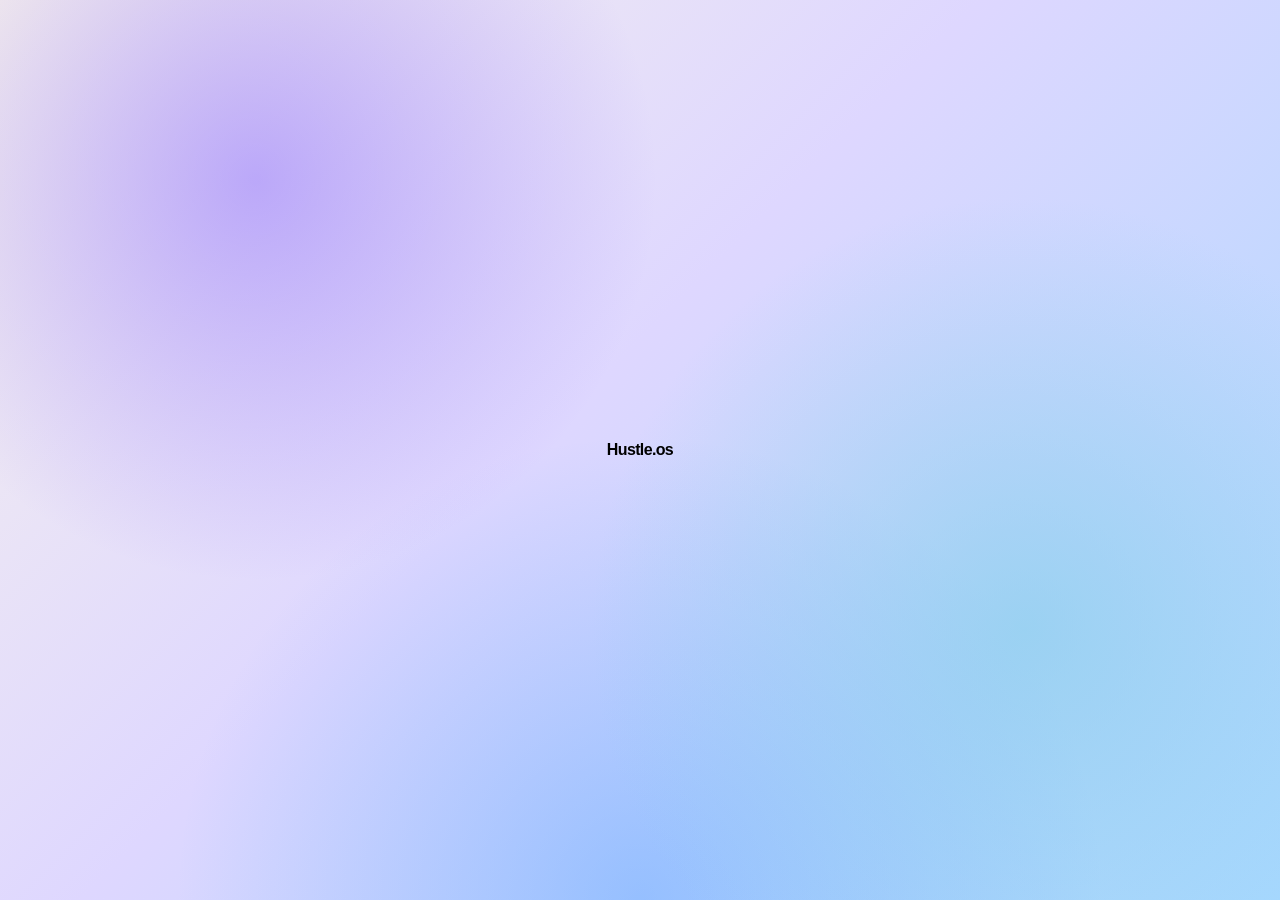
<file: index.html>
<!DOCTYPE html>
<html lang="en">
    <head>
      <meta charset="UTF-8" />
      <meta name="viewport" content="width=device-width, initial-scale=1.0" />
      
      <title>Hustle.os</title>
      
      <link rel="stylesheet" href="style.css" />
    
    </head>
    
    <body class="intro-body">
      
      <main class="pre-home">
        
        <a href="home.html" class="pre-home-logo" id="preHomeLogo">
          Hustle.os
        </a>
      
      </main>
      
      <script>

      const logo = document.getElementById("preHomeLogo");
      logo.addEventListener("click", function(event) {
        
        event.preventDefault();
        document.body.classList.add("entering-site");
        setTimeout(() => {
          window.location.href = "home.html";
        }, 1200);
      });
      
      </script>
      
    </body>
    
  </html>
</file>
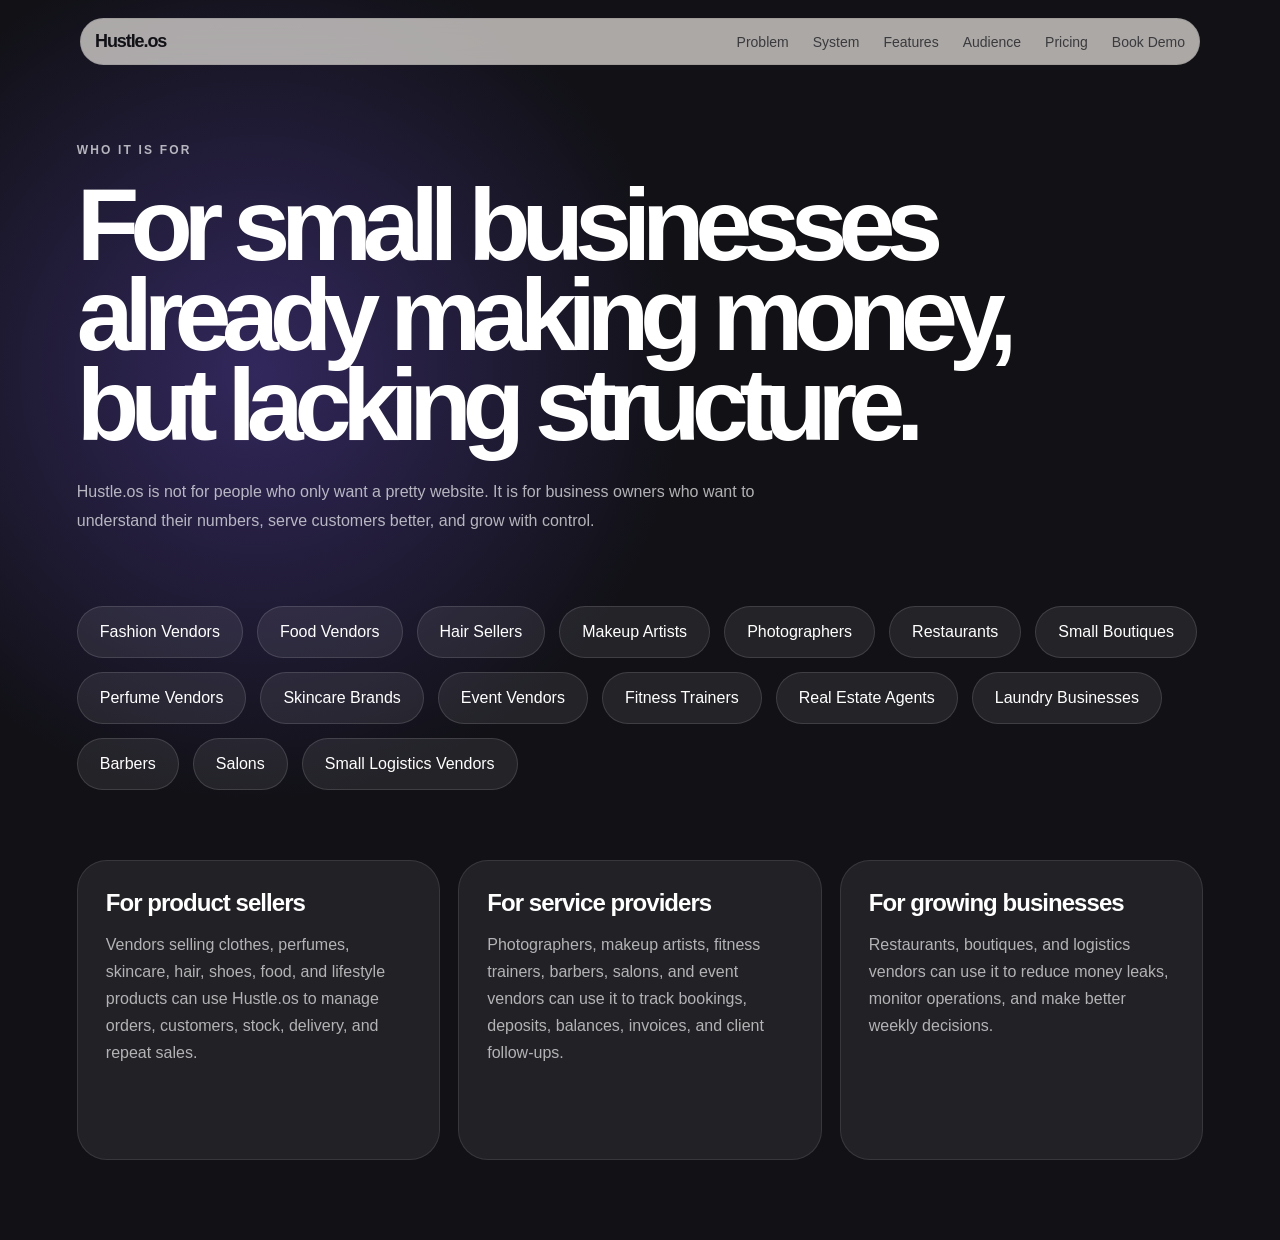
<file: audience.html>
<!DOCTYPE html>
<html lang="en">
<head>
  <meta charset="UTF-8" />
  <meta name="viewport" content="width=device-width, initial-scale=1.0" />

  <title>Hustle.os — Audience</title>

  <link rel="stylesheet" href="style.css" />
</head>
<body>

  <div class="page-transition"></div>

  <header class="navbar">
    <a href="home.html" class="nav-logo">Hustle.os</a>

    <nav class="nav-links">
      <a href="problem.html">Problem</a>
      <a href="system.html">System</a>
      <a href="features.html">Features</a>
      <a href="audience.html">Audience</a>
      <a href="pricing.html">Pricing</a>
      <a href="contact.html">Book Demo</a>
    </nav>

    <button class="menu-btn" id="menuBtn">Menu</button>
  </header>

  <div class="mobile-menu" id="mobileMenu">
    <a href="problem.html">Problem</a>
    <a href="system.html">System</a>
    <a href="features.html">Features</a>
    <a href="audience.html">Audience</a>
    <a href="pricing.html">Pricing</a>
    <a href="contact.html">Book Demo</a>
  </div>

  <main class="inner-page audience-page">

    <section class="page-hero reveal">
      <p class="eyebrow">Who it is for</p>
      <h1>For small businesses already making money, but lacking structure.</h1>
      <p>
        Hustle.os is not for people who only want a pretty website.
        It is for business owners who want to understand their numbers,
        serve customers better, and grow with control.
      </p>
    </section>

    <section class="audience-cloud reveal">
      <span>Fashion Vendors</span>
      <span>Food Vendors</span>
      <span>Hair Sellers</span>
      <span>Makeup Artists</span>
      <span>Photographers</span>
      <span>Restaurants</span>
      <span>Small Boutiques</span>
      <span>Perfume Vendors</span>
      <span>Skincare Brands</span>
      <span>Event Vendors</span>
      <span>Fitness Trainers</span>
      <span>Real Estate Agents</span>
      <span>Laundry Businesses</span>
      <span>Barbers</span>
      <span>Salons</span>
      <span>Small Logistics Vendors</span>
    </section>

    <section class="audience-breakdown detailed-grid">
      <article class="info-card reveal">
        <h3>For product sellers</h3>
        <p>
          Vendors selling clothes, perfumes, skincare, hair, shoes, food, and lifestyle products
          can use Hustle.os to manage orders, customers, stock, delivery, and repeat sales.
        </p>
      </article>

      <article class="info-card reveal delay-1">
        <h3>For service providers</h3>
        <p>
          Photographers, makeup artists, fitness trainers, barbers, salons, and event vendors
          can use it to track bookings, deposits, balances, invoices, and client follow-ups.
        </p>
      </article>

      <article class="info-card reveal delay-2">
        <h3>For growing businesses</h3>
        <p>
          Restaurants, boutiques, and logistics vendors can use it to reduce money leaks,
          monitor operations, and make better weekly decisions.
        </p>
      </article>
    </section>

  </main>

  <script src="script.js"></script>
</body>
</html>
</file>
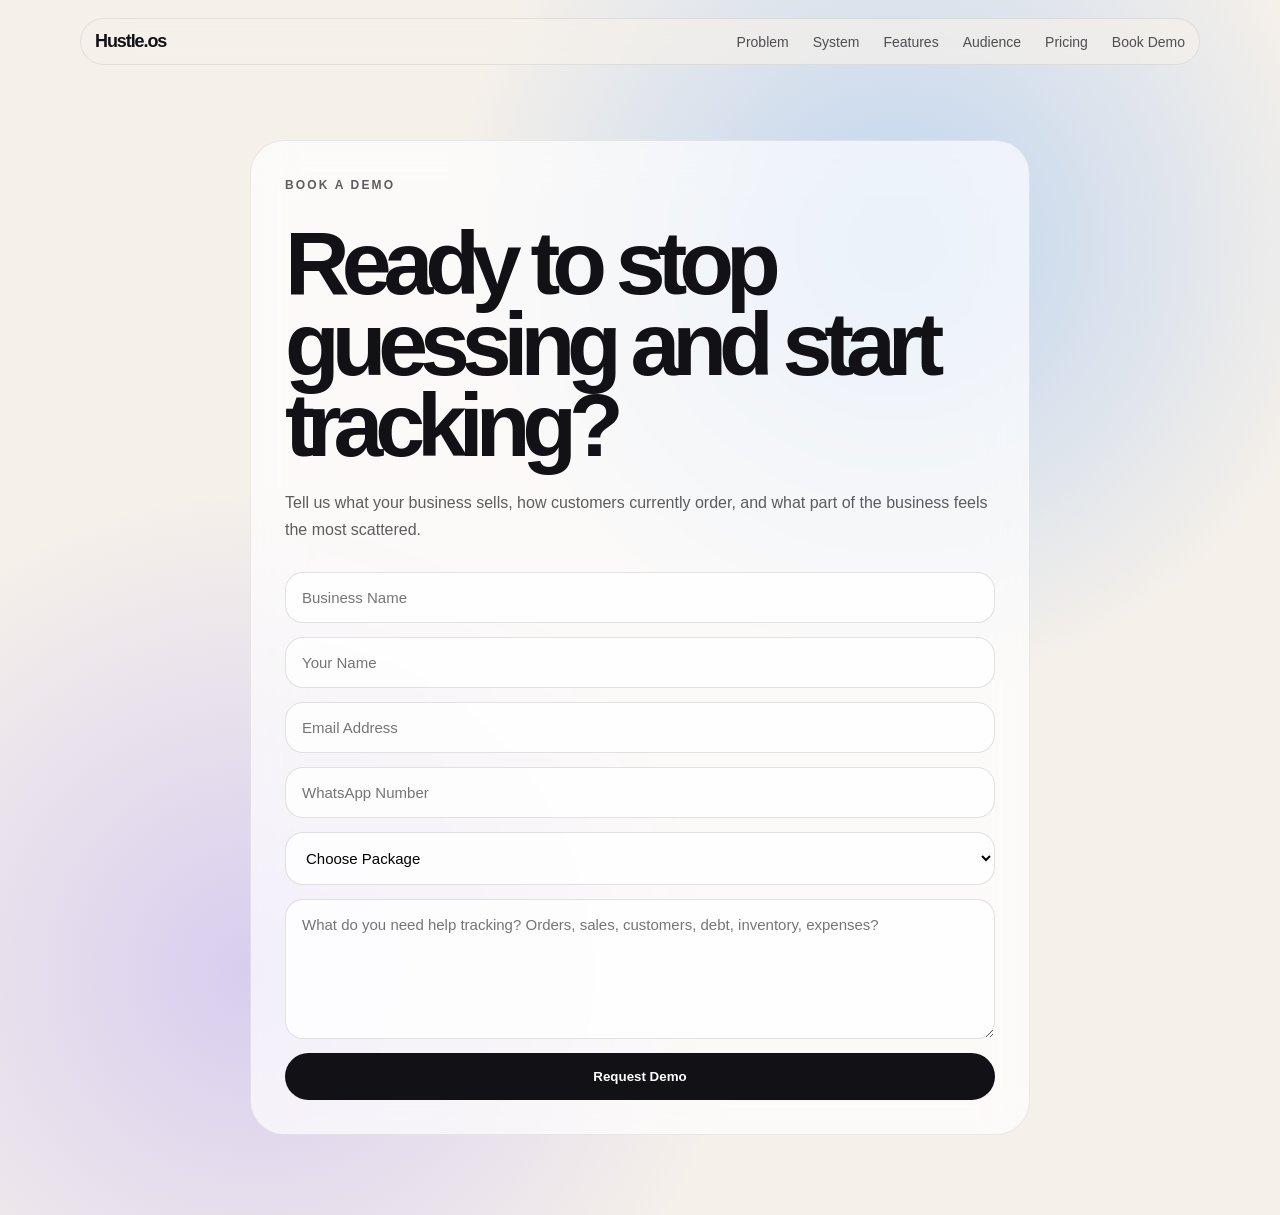
<file: contact.html>
<!DOCTYPE html>
<html lang="en">
<head>
  <meta charset="UTF-8" />
  <meta name="viewport" content="width=device-width, initial-scale=1.0" />

  <title>Hustle.os — Book Demo</title>

  <link rel="stylesheet" href="style.css" />
</head>
<body>

  <div class="page-transition"></div>

  <header class="navbar">
    <a href="home.html" class="nav-logo">Hustle.os</a>

    <nav class="nav-links">
      <a href="problem.html">Problem</a>
      <a href="system.html">System</a>
      <a href="features.html">Features</a>
      <a href="audience.html">Audience</a>
      <a href="pricing.html">Pricing</a>
      <a href="contact.html">Book Demo</a>
    </nav>

    <button class="menu-btn" id="menuBtn">Menu</button>
  </header>

  <div class="mobile-menu" id="mobileMenu">
    <a href="problem.html">Problem</a>
    <a href="system.html">System</a>
    <a href="features.html">Features</a>
    <a href="audience.html">Audience</a>
    <a href="pricing.html">Pricing</a>
    <a href="contact.html">Book Demo</a>
  </div>

  <main class="inner-page contact-page">

    <section class="contact-panel reveal">
      <p class="eyebrow">Book a demo</p>

      <h1>Ready to stop guessing and start tracking?</h1>

      <p>
        Tell us what your business sells, how customers currently order,
        and what part of the business feels the most scattered.
      </p>

      <form id="demoForm">
        <input type="text" placeholder="Business Name" required />
        <input type="text" placeholder="Your Name" required />
        <input type="email" placeholder="Email Address" required />
        <input type="text" placeholder="WhatsApp Number" required />

        <select required>
          <option value="">Choose Package</option>
          <option>Starter</option>
          <option>Growth</option>
          <option>Business OS</option>
          <option>Monthly Support</option>
        </select>

        <textarea placeholder="What do you need help tracking? Orders, sales, customers, debt, inventory, expenses?" required></textarea>

        <button type="submit" class="btn dark-btn">Request Demo</button>
      </form>
    </section>

  </main>

  <script src="script.js"></script>
</body>
</html>
</file>
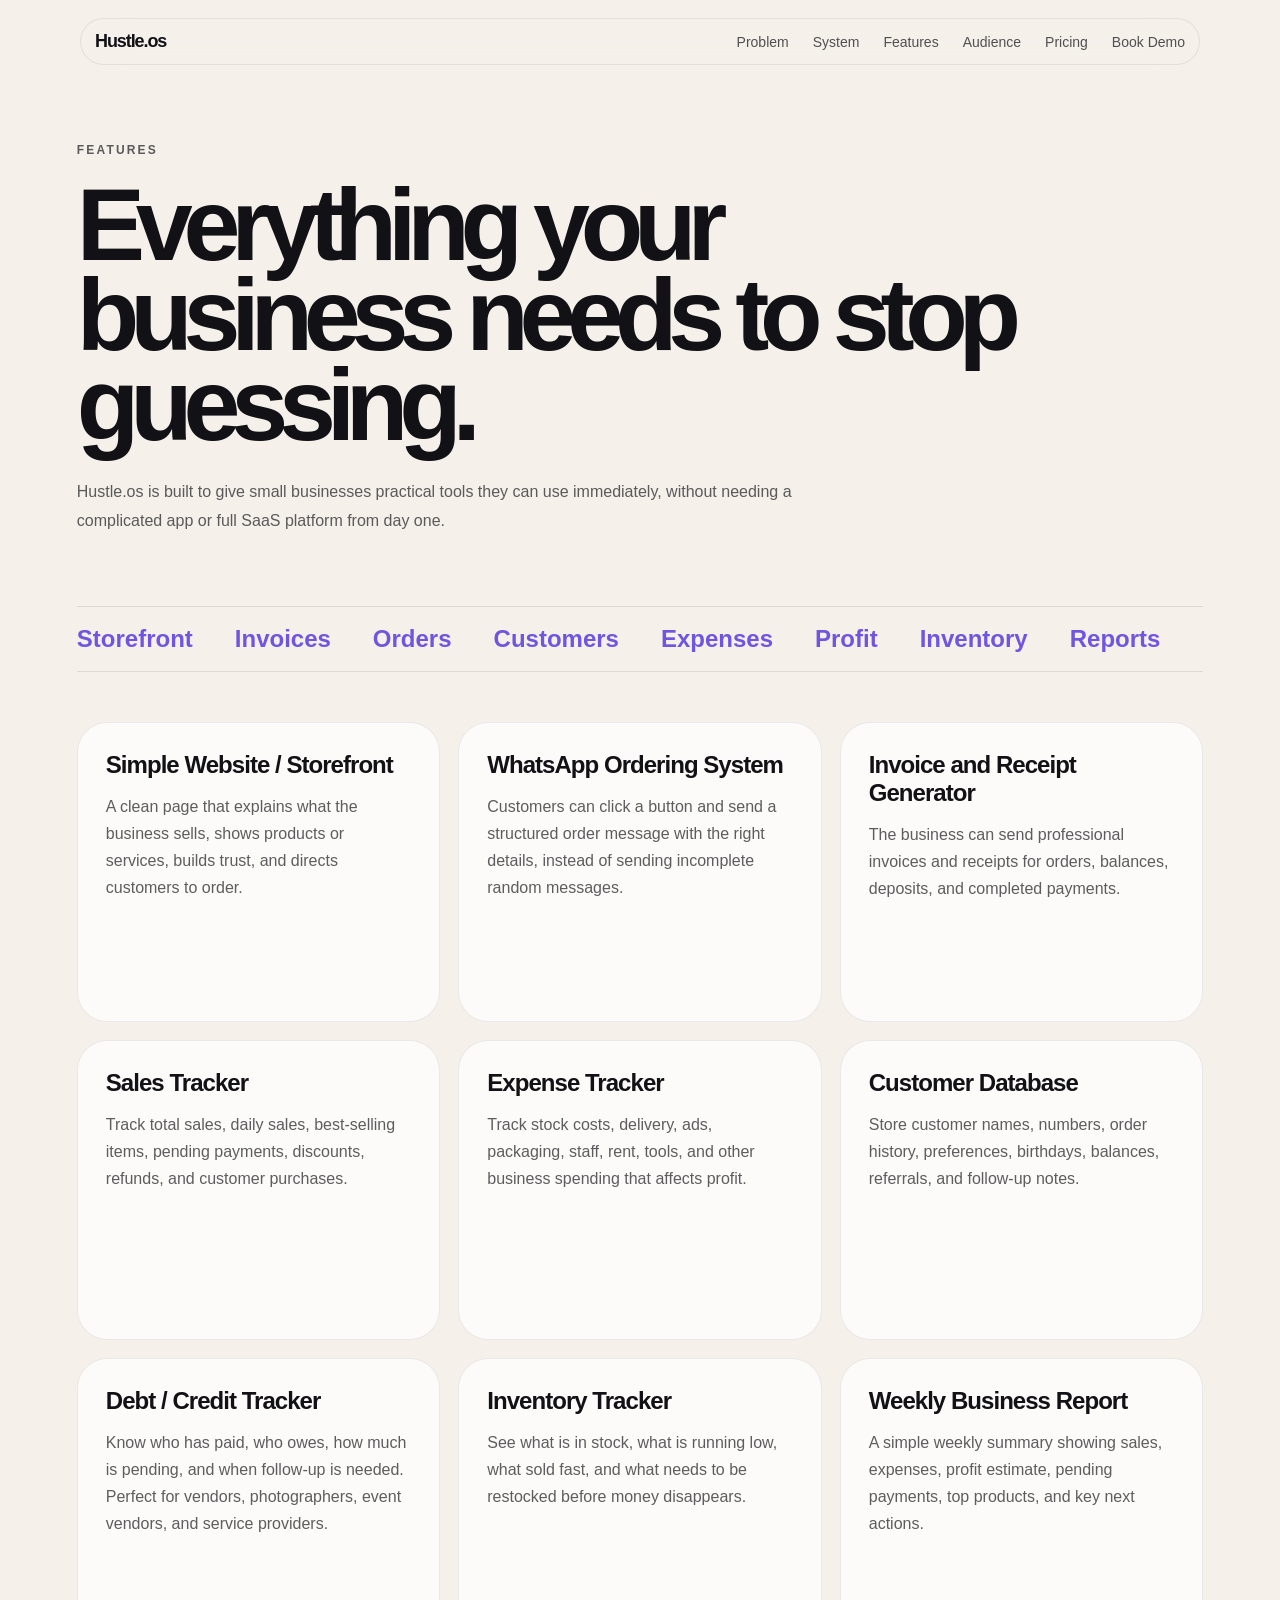
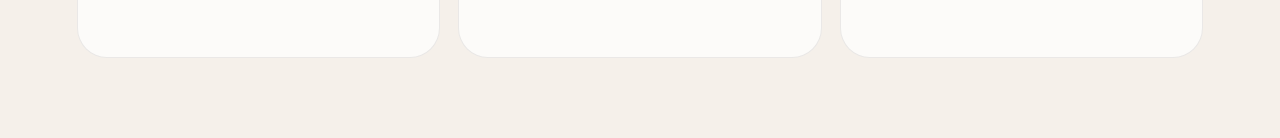
<file: features.html>
<!DOCTYPE html>
<html lang="en">
<head>
  <meta charset="UTF-8" />
  <meta name="viewport" content="width=device-width, initial-scale=1.0" />

  <title>Hustle.os — Features</title>

  <link rel="stylesheet" href="style.css" />
</head>
<body>

  <div class="page-transition"></div>

  <header class="navbar">
    <a href="home.html" class="nav-logo">Hustle.os</a>

    <nav class="nav-links">
      <a href="problem.html">Problem</a>
      <a href="system.html">System</a>
      <a href="features.html">Features</a>
      <a href="audience.html">Audience</a>
      <a href="pricing.html">Pricing</a>
      <a href="contact.html">Book Demo</a>
    </nav>

    <button class="menu-btn" id="menuBtn">Menu</button>
  </header>

  <div class="mobile-menu" id="mobileMenu">
    <a href="problem.html">Problem</a>
    <a href="system.html">System</a>
    <a href="features.html">Features</a>
    <a href="audience.html">Audience</a>
    <a href="pricing.html">Pricing</a>
    <a href="contact.html">Book Demo</a>
  </div>

  <main class="inner-page light-page">

    <section class="page-hero reveal">
      <p class="eyebrow">Features</p>
      <h1>Everything your business needs to stop guessing.</h1>
      <p>
        Hustle.os is built to give small businesses practical tools they can use immediately,
        without needing a complicated app or full SaaS platform from day one.
      </p>
    </section>

    <section class="feature-marquee">
      <div class="marquee-inner">
        <span>Storefront</span>
        <span>Invoices</span>
        <span>Orders</span>
        <span>Customers</span>
        <span>Expenses</span>
        <span>Profit</span>
        <span>Inventory</span>
        <span>Reports</span>

        <span>Storefront</span>
        <span>Invoices</span>
        <span>Orders</span>
        <span>Customers</span>
        <span>Expenses</span>
        <span>Profit</span>
        <span>Inventory</span>
        <span>Reports</span>
      </div>
    </section>

    <section class="detailed-grid">
      <article class="info-card reveal">
        <h3>Simple Website / Storefront</h3>
        <p>
          A clean page that explains what the business sells, shows products or services,
          builds trust, and directs customers to order.
        </p>
      </article>

      <article class="info-card reveal delay-1">
        <h3>WhatsApp Ordering System</h3>
        <p>
          Customers can click a button and send a structured order message with the right details,
          instead of sending incomplete random messages.
        </p>
      </article>

      <article class="info-card reveal delay-2">
        <h3>Invoice and Receipt Generator</h3>
        <p>
          The business can send professional invoices and receipts for orders, balances,
          deposits, and completed payments.
        </p>
      </article>

      <article class="info-card reveal">
        <h3>Sales Tracker</h3>
        <p>
          Track total sales, daily sales, best-selling items, pending payments,
          discounts, refunds, and customer purchases.
        </p>
      </article>

      <article class="info-card reveal delay-1">
        <h3>Expense Tracker</h3>
        <p>
          Track stock costs, delivery, ads, packaging, staff, rent, tools,
          and other business spending that affects profit.
        </p>
      </article>

      <article class="info-card reveal delay-2">
        <h3>Customer Database</h3>
        <p>
          Store customer names, numbers, order history, preferences, birthdays,
          balances, referrals, and follow-up notes.
        </p>
      </article>

      <article class="info-card reveal">
        <h3>Debt / Credit Tracker</h3>
        <p>
          Know who has paid, who owes, how much is pending, and when follow-up is needed.
          Perfect for vendors, photographers, event vendors, and service providers.
        </p>
      </article>

      <article class="info-card reveal delay-1">
        <h3>Inventory Tracker</h3>
        <p>
          See what is in stock, what is running low, what sold fast,
          and what needs to be restocked before money disappears.
        </p>
      </article>

      <article class="info-card reveal delay-2">
        <h3>Weekly Business Report</h3>
        <p>
          A simple weekly summary showing sales, expenses, profit estimate,
          pending payments, top products, and key next actions.
        </p>
      </article>
    </section>

  </main>

  <script src="script.js"></script>
</body>
</html>
</file>
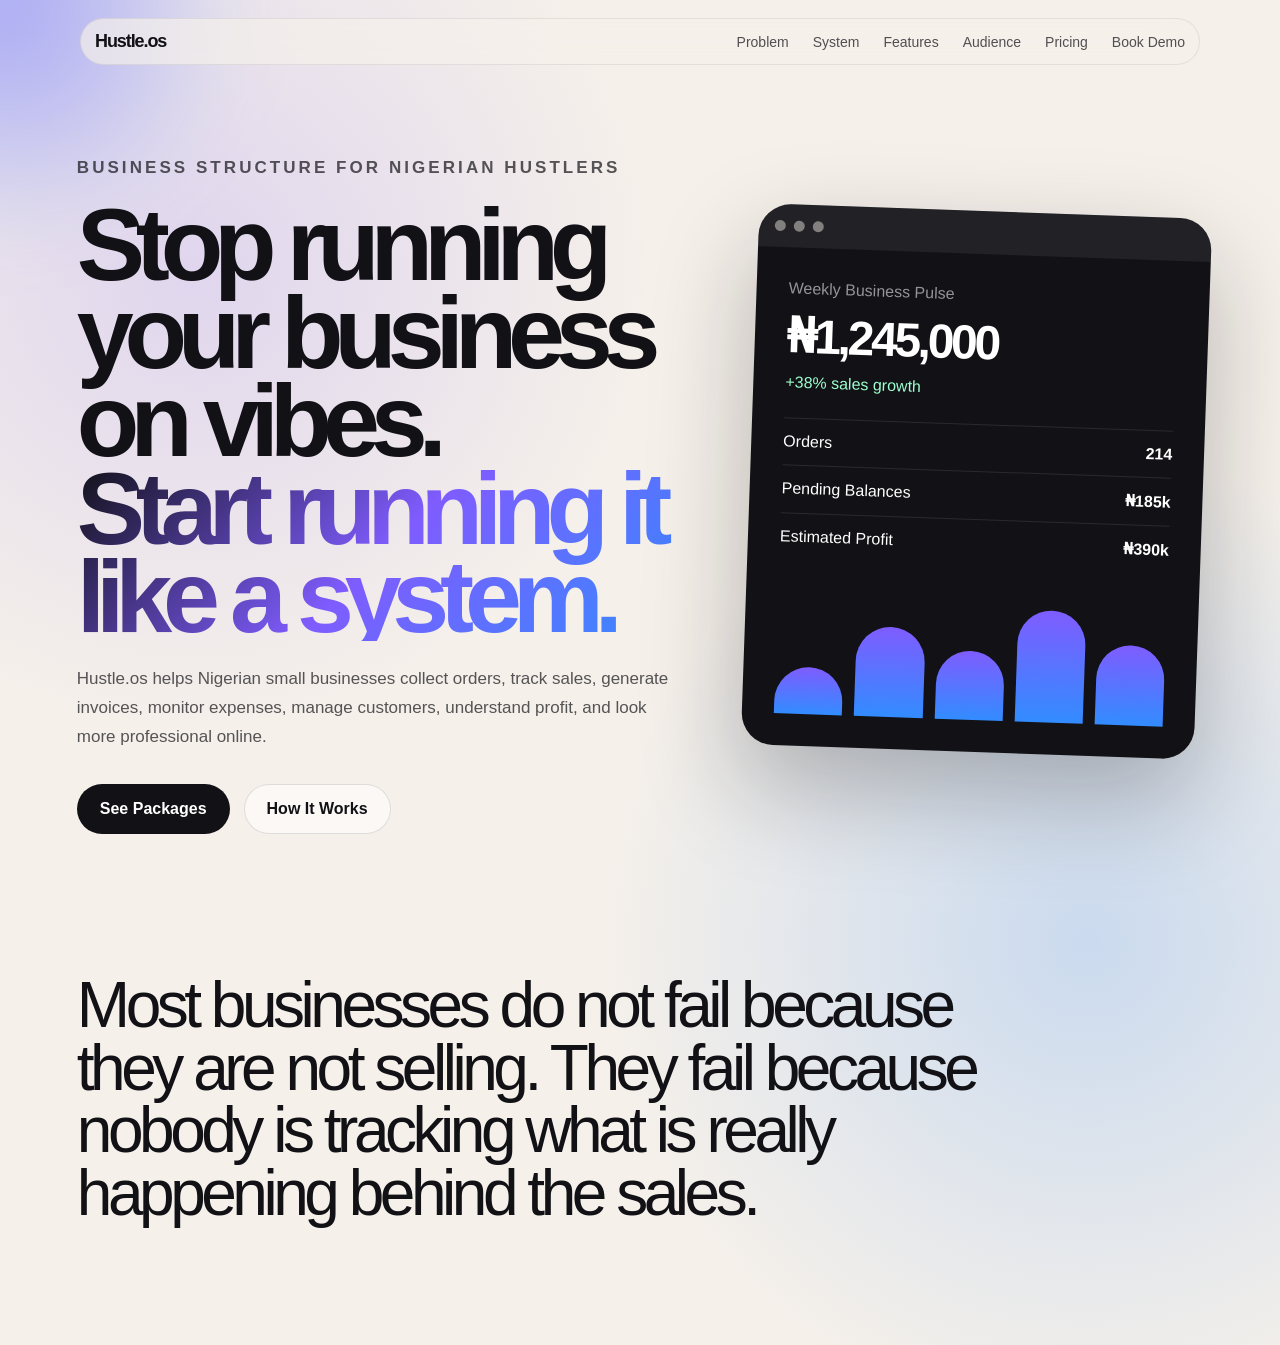
<file: home.html>
<!DOCTYPE html>
<html lang="en">
<head>
  <meta charset="UTF-8" />
  <meta name="viewport" content="width=device-width, initial-scale=1.0" />

  <title>Hustle.os — Home</title>

  <link rel="stylesheet" href="style.css" />
</head>
<body>

  <div class="page-transition"></div>

  <header class="navbar">
    <a href="home.html" class="nav-logo">Hustle.os</a>

    <nav class="nav-links">
      <a href="problem.html">Problem</a>
      <a href="system.html">System</a>
      <a href="features.html">Features</a>
      <a href="audience.html">Audience</a>
      <a href="pricing.html">Pricing</a>
      <a href="contact.html">Book Demo</a>
    </nav>

    <button class="menu-btn" id="menuBtn">Menu</button>
  </header>

  <div class="mobile-menu" id="mobileMenu">
    <a href="problem.html">Problem</a>
    <a href="system.html">System</a>
    <a href="features.html">Features</a>
    <a href="audience.html">Audience</a>
    <a href="pricing.html">Pricing</a>
    <a href="contact.html">Book Demo</a>
  </div>

  <main class="home-page">
    <div class="mouse-wave" id="mouseWave"></div>

    <section class="hero">
      <div class="hero-copy reveal">
        <p class="eyebrow">Business structure for Nigerian hustlers</p>

        <h1>
          Stop running your business on vibes.
          <span>Start running it like a system.</span>
        </h1>

        <p>
          Hustle.os helps Nigerian small businesses collect orders, track sales,
          generate invoices, monitor expenses, manage customers, understand profit,
          and look more professional online.
        </p>

        <div class="hero-actions">
          <a href="pricing.html" class="btn dark-btn">See Packages</a>
          <a href="system.html" class="btn light-btn">How It Works</a>
        </div>
      </div>

      <div class="hero-dashboard reveal delay-1">
        <div class="dashboard-window">
          <div class="window-top">
            <span></span>
            <span></span>
            <span></span>
          </div>

          <div class="window-body">
            <p class="small-muted">Weekly Business Pulse</p>
            <h2>₦1,245,000</h2>
            <p class="positive">+38% sales growth</p>

            <div class="data-row">
              <span>Orders</span>
              <strong>214</strong>
            </div>

            <div class="data-row">
              <span>Pending Balances</span>
              <strong>₦185k</strong>
            </div>

            <div class="data-row">
              <span>Estimated Profit</span>
              <strong>₦390k</strong>
            </div>

            <div class="mini-bars">
              <span style="height: 38%;"></span>
              <span style="height: 72%;"></span>
              <span style="height: 55%;"></span>
              <span style="height: 90%;"></span>
              <span style="height: 64%;"></span>
            </div>
          </div>
        </div>
      </div>
    </section>

    <section class="mini-story reveal">
      <p>
        Most businesses do not fail because they are not selling.
        They fail because nobody is tracking what is really happening behind the sales.
      </p>
    </section>
  </main>

  <script src="script.js"></script>
</body>
</html>
</file>
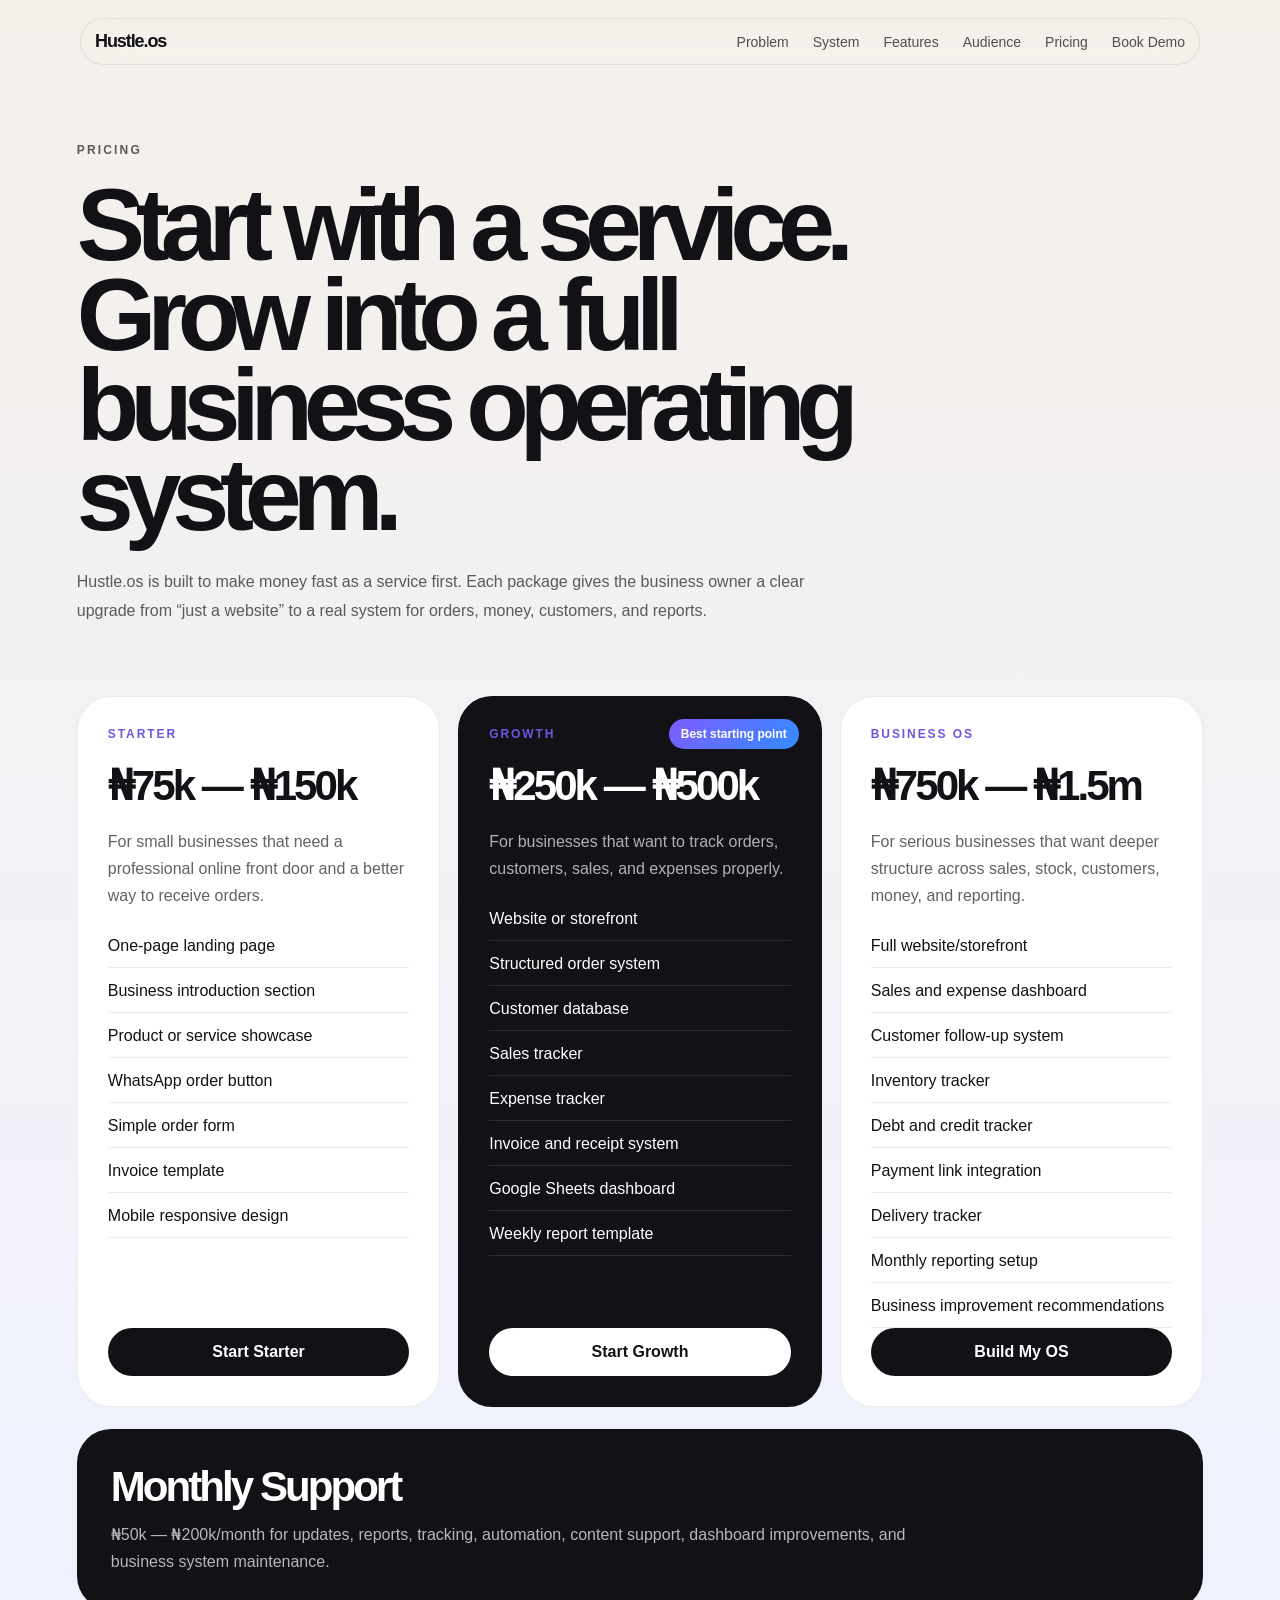
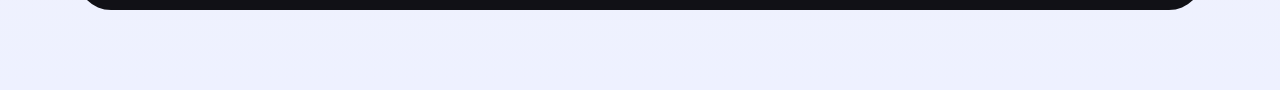
<file: pricing.html>
<!DOCTYPE html>
<html lang="en">
<head>
  <meta charset="UTF-8" />
  <meta name="viewport" content="width=device-width, initial-scale=1.0" />

  <title>Hustle.os — Pricing</title>

  <link rel="stylesheet" href="style.css" />
</head>
<body>

  <div class="page-transition"></div>

  <header class="navbar">
    <a href="home.html" class="nav-logo">Hustle.os</a>

    <nav class="nav-links">
      <a href="problem.html">Problem</a>
      <a href="system.html">System</a>
      <a href="features.html">Features</a>
      <a href="audience.html">Audience</a>
      <a href="pricing.html">Pricing</a>
      <a href="contact.html">Book Demo</a>
    </nav>

    <button class="menu-btn" id="menuBtn">Menu</button>
  </header>

  <div class="mobile-menu" id="mobileMenu">
    <a href="problem.html">Problem</a>
    <a href="system.html">System</a>
    <a href="features.html">Features</a>
    <a href="audience.html">Audience</a>
    <a href="pricing.html">Pricing</a>
    <a href="contact.html">Book Demo</a>
  </div>

  <main class="inner-page pricing-page">

    <section class="page-hero reveal">
      <p class="eyebrow">Pricing</p>
      <h1>Start with a service. Grow into a full business operating system.</h1>
      <p>
        Hustle.os is built to make money fast as a service first.
        Each package gives the business owner a clear upgrade from “just a website”
        to a real system for orders, money, customers, and reports.
      </p>
    </section>

    <section class="pricing-grid">

      <article class="price-card reveal">
        <p class="package-name">Starter</p>
        <h3>₦75k — ₦150k</h3>
        <p class="package-desc">
          For small businesses that need a professional online front door and a better way
          to receive orders.
        </p>

        <ul>
          <li>One-page landing page</li>
          <li>Business introduction section</li>
          <li>Product or service showcase</li>
          <li>WhatsApp order button</li>
          <li>Simple order form</li>
          <li>Invoice template</li>
          <li>Mobile responsive design</li>
        </ul>

        <a href="contact.html" class="price-btn">Start Starter</a>
      </article>

      <article class="price-card popular reveal delay-1">
        <p class="badge">Best starting point</p>
        <p class="package-name">Growth</p>
        <h3>₦250k — ₦500k</h3>
        <p class="package-desc">
          For businesses that want to track orders, customers, sales, and expenses properly.
        </p>

        <ul>
          <li>Website or storefront</li>
          <li>Structured order system</li>
          <li>Customer database</li>
          <li>Sales tracker</li>
          <li>Expense tracker</li>
          <li>Invoice and receipt system</li>
          <li>Google Sheets dashboard</li>
          <li>Weekly report template</li>
        </ul>

        <a href="contact.html" class="price-btn">Start Growth</a>
      </article>

      <article class="price-card reveal delay-2">
        <p class="package-name">Business OS</p>
        <h3>₦750k — ₦1.5m</h3>
        <p class="package-desc">
          For serious businesses that want deeper structure across sales, stock,
          customers, money, and reporting.
        </p>

        <ul>
          <li>Full website/storefront</li>
          <li>Sales and expense dashboard</li>
          <li>Customer follow-up system</li>
          <li>Inventory tracker</li>
          <li>Debt and credit tracker</li>
          <li>Payment link integration</li>
          <li>Delivery tracker</li>
          <li>Monthly reporting setup</li>
          <li>Business improvement recommendations</li>
        </ul>

        <a href="contact.html" class="price-btn">Build My OS</a>
      </article>

    </section>

    <section class="support-card reveal">
      <h2>Monthly Support</h2>
      <p>
        ₦50k — ₦200k/month for updates, reports, tracking, automation, content support,
        dashboard improvements, and business system maintenance.
      </p>
    </section>

  </main>

  <script src="script.js"></script>
</body>
</html>
</file>
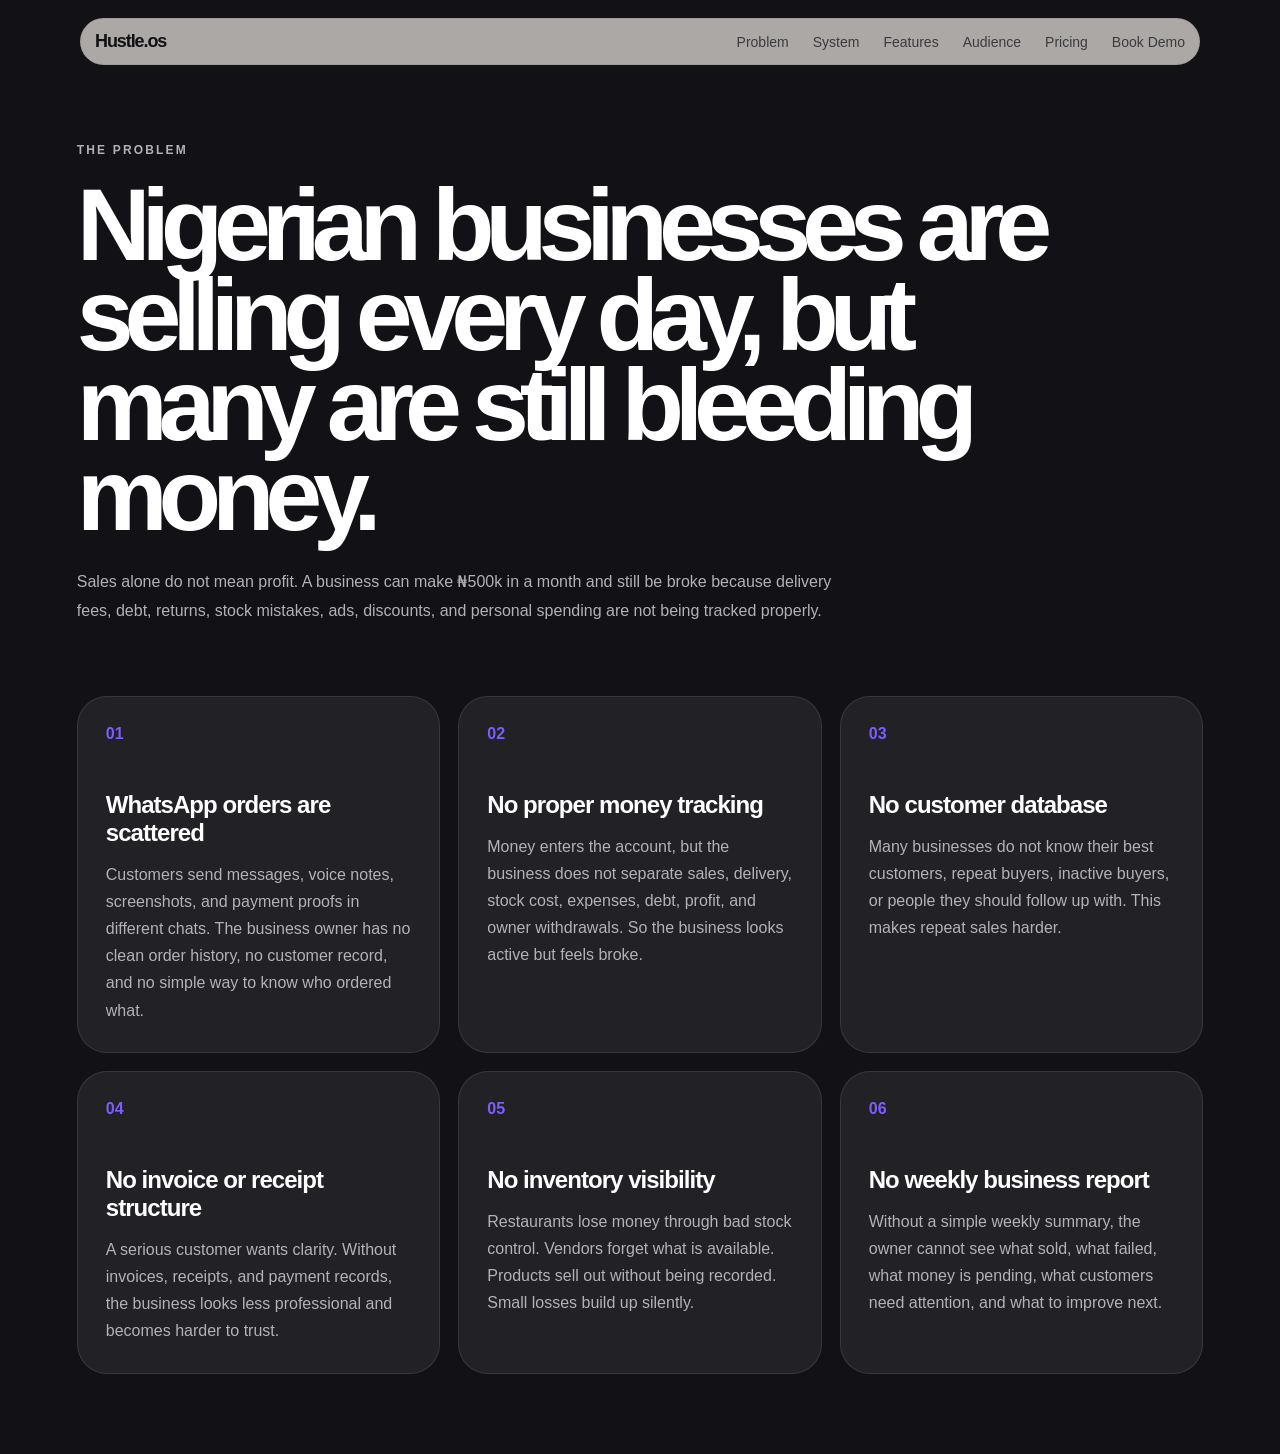
<file: problem.html>
<!DOCTYPE html>
<html lang="en">
<head>
  <meta charset="UTF-8" />
  <meta name="viewport" content="width=device-width, initial-scale=1.0" />

  <title>Hustle.os — The Problem</title>

  <link rel="stylesheet" href="style.css" />
</head>
<body>

  <div class="page-transition"></div>

  <header class="navbar">
    <a href="home.html" class="nav-logo">Hustle.os</a>

    <nav class="nav-links">
      <a href="problem.html">Problem</a>
      <a href="system.html">System</a>
      <a href="features.html">Features</a>
      <a href="audience.html">Audience</a>
      <a href="pricing.html">Pricing</a>
      <a href="contact.html">Book Demo</a>
    </nav>

    <button class="menu-btn" id="menuBtn">Menu</button>
  </header>

  <div class="mobile-menu" id="mobileMenu">
    <a href="problem.html">Problem</a>
    <a href="system.html">System</a>
    <a href="features.html">Features</a>
    <a href="audience.html">Audience</a>
    <a href="pricing.html">Pricing</a>
    <a href="contact.html">Book Demo</a>
  </div>

  <main class="inner-page dark-page">

    <section class="page-hero reveal">
      <p class="eyebrow">The problem</p>
      <h1>Nigerian businesses are selling every day, but many are still bleeding money.</h1>
      <p>
        Sales alone do not mean profit. A business can make ₦500k in a month and still be broke
        because delivery fees, debt, returns, stock mistakes, ads, discounts, and personal spending
        are not being tracked properly.
      </p>
    </section>

    <section class="problem-grid detailed-grid">
      <article class="info-card reveal">
        <span>01</span>
        <h3>WhatsApp orders are scattered</h3>
        <p>
          Customers send messages, voice notes, screenshots, and payment proofs in different chats.
          The business owner has no clean order history, no customer record, and no simple way to know
          who ordered what.
        </p>
      </article>

      <article class="info-card reveal delay-1">
        <span>02</span>
        <h3>No proper money tracking</h3>
        <p>
          Money enters the account, but the business does not separate sales, delivery, stock cost,
          expenses, debt, profit, and owner withdrawals. So the business looks active but feels broke.
        </p>
      </article>

      <article class="info-card reveal delay-2">
        <span>03</span>
        <h3>No customer database</h3>
        <p>
          Many businesses do not know their best customers, repeat buyers, inactive buyers,
          or people they should follow up with. This makes repeat sales harder.
        </p>
      </article>

      <article class="info-card reveal">
        <span>04</span>
        <h3>No invoice or receipt structure</h3>
        <p>
          A serious customer wants clarity. Without invoices, receipts, and payment records,
          the business looks less professional and becomes harder to trust.
        </p>
      </article>

      <article class="info-card reveal delay-1">
        <span>05</span>
        <h3>No inventory visibility</h3>
        <p>
          Restaurants lose money through bad stock control. Vendors forget what is available.
          Products sell out without being recorded. Small losses build up silently.
        </p>
      </article>

      <article class="info-card reveal delay-2">
        <span>06</span>
        <h3>No weekly business report</h3>
        <p>
          Without a simple weekly summary, the owner cannot see what sold, what failed,
          what money is pending, what customers need attention, and what to improve next.
        </p>
      </article>
    </section>

  </main>

  <script src="script.js"></script>
</body>
</html>
</file>
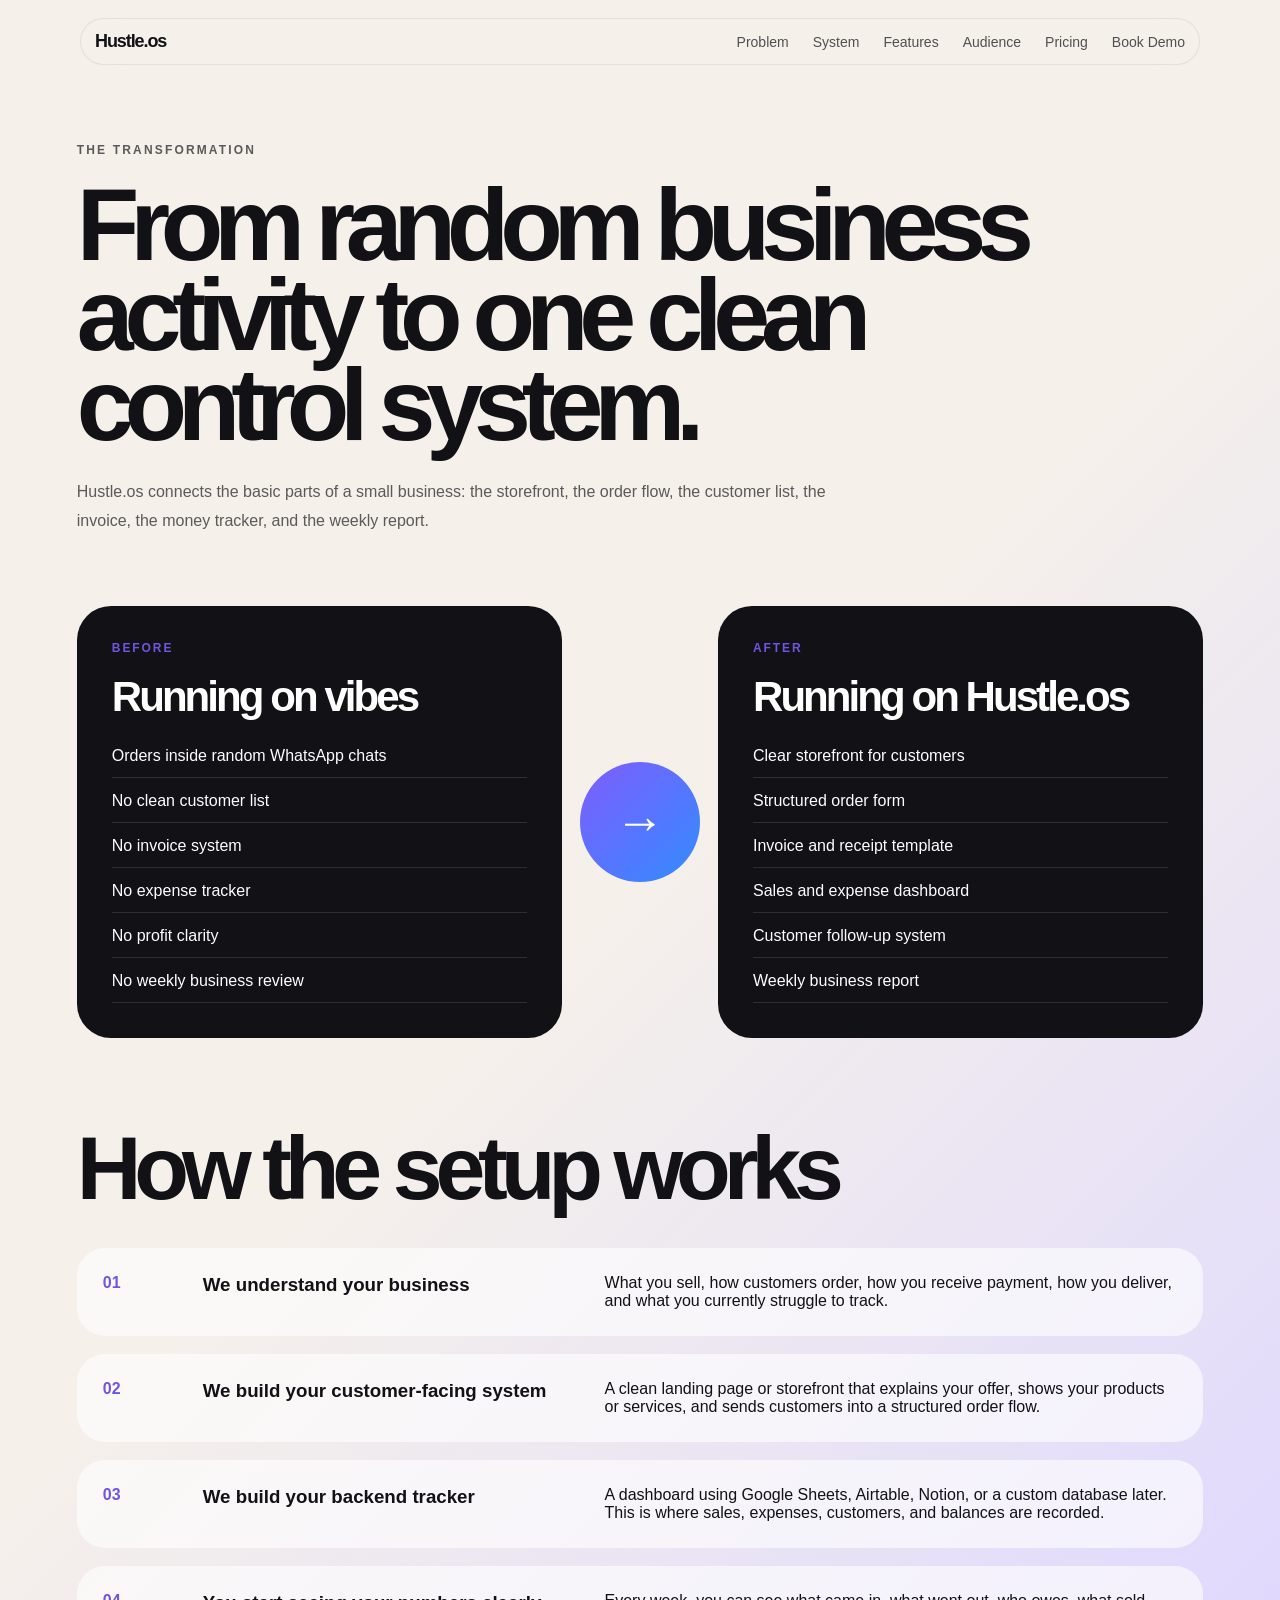
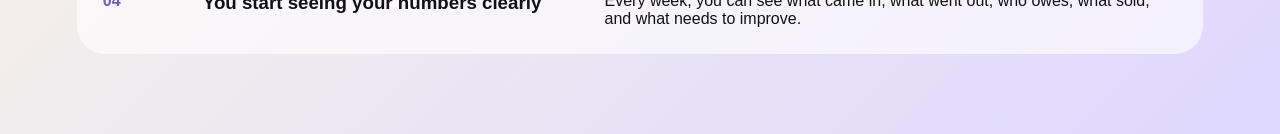
<file: system.html>
<!DOCTYPE html>
<html lang="en">
<head>
  <meta charset="UTF-8" />
  <meta name="viewport" content="width=device-width, initial-scale=1.0" />

  <title>Hustle.os — The System</title>

  <link rel="stylesheet" href="style.css" />
</head>
<body>

  <div class="page-transition"></div>

  <header class="navbar">
    <a href="home.html" class="nav-logo">Hustle.os</a>

    <nav class="nav-links">
      <a href="problem.html">Problem</a>
      <a href="system.html">System</a>
      <a href="features.html">Features</a>
      <a href="audience.html">Audience</a>
      <a href="pricing.html">Pricing</a>
      <a href="contact.html">Book Demo</a>
    </nav>

    <button class="menu-btn" id="menuBtn">Menu</button>
  </header>

  <div class="mobile-menu" id="mobileMenu">
    <a href="problem.html">Problem</a>
    <a href="system.html">System</a>
    <a href="features.html">Features</a>
    <a href="audience.html">Audience</a>
    <a href="pricing.html">Pricing</a>
    <a href="contact.html">Book Demo</a>
  </div>

  <main class="inner-page system-page">

    <section class="page-hero reveal">
      <p class="eyebrow">The transformation</p>
      <h1>From random business activity to one clean control system.</h1>
      <p>
        Hustle.os connects the basic parts of a small business: the storefront,
        the order flow, the customer list, the invoice, the money tracker,
        and the weekly report.
      </p>
    </section>

    <section class="transformation-grid">
      <div class="transform-card reveal">
        <p class="stage">Before</p>
        <h3>Running on vibes</h3>
        <ul>
          <li>Orders inside random WhatsApp chats</li>
          <li>No clean customer list</li>
          <li>No invoice system</li>
          <li>No expense tracker</li>
          <li>No profit clarity</li>
          <li>No weekly business review</li>
        </ul>
      </div>

      <div class="arrow-card reveal delay-1">
        <span>→</span>
      </div>

      <div class="transform-card active reveal delay-2">
        <p class="stage">After</p>
        <h3>Running on Hustle.os</h3>
        <ul>
          <li>Clear storefront for customers</li>
          <li>Structured order form</li>
          <li>Invoice and receipt template</li>
          <li>Sales and expense dashboard</li>
          <li>Customer follow-up system</li>
          <li>Weekly business report</li>
        </ul>
      </div>
    </section>

    <section class="process-section reveal">
      <h2>How the setup works</h2>

      <div class="process-list">
        <article>
          <span>01</span>
          <h3>We understand your business</h3>
          <p>
            What you sell, how customers order, how you receive payment,
            how you deliver, and what you currently struggle to track.
          </p>
        </article>

        <article>
          <span>02</span>
          <h3>We build your customer-facing system</h3>
          <p>
            A clean landing page or storefront that explains your offer,
            shows your products or services, and sends customers into a structured order flow.
          </p>
        </article>

        <article>
          <span>03</span>
          <h3>We build your backend tracker</h3>
          <p>
            A dashboard using Google Sheets, Airtable, Notion, or a custom database later.
            This is where sales, expenses, customers, and balances are recorded.
          </p>
        </article>

        <article>
          <span>04</span>
          <h3>You start seeing your numbers clearly</h3>
          <p>
            Every week, you can see what came in, what went out, who owes,
            what sold, and what needs to improve.
          </p>
        </article>
      </div>
    </section>

  </main>

  <script src="script.js"></script>
</body>
</html>
</file>
<file: style.css>
* {
  margin: 0;
  padding: 0;
  box-sizing: border-box;
}

html {
  scroll-behavior: smooth;
}

body {
  font-family: Arial, Helvetica, sans-serif;
  background: #f5f0ea;
  color: #111116;
  overflow-x: hidden;
}

a {
  text-decoration: none;
  color: inherit;
}

button,
input,
textarea,
select {
  font-family: inherit;
}

/* PRE-HOMEPAGE */
.intro-body {
  background:
    radial-gradient(circle at 20% 20%, rgba(127, 92, 255, 0.45), transparent 32%),
    radial-gradient(circle at 80% 70%, rgba(135, 206, 235, 0.65), transparent 36%),
    radial-gradient(circle at 50% 100%, rgba(50, 140, 255, 0.32), transparent 42%),
    linear-gradient(135deg, #f8f3ec 0%, #ded7ff 45%, #a8d8ff 100%);
  min-height: 100vh;
  overflow: hidden;
  transition: opacity 1.2s ease, transform 1.2s ease;
}

.pre-home {
  min-height: 100vh;
  display: flex;
  align-items: center;
  justify-content: center;
}

.pre-home-logo {
  font-size: 16px;
  font-weight: 700;
  color: black;
  letter-spacing: -0.04em;
  transition: transform 0.7s ease, letter-spacing 0.7s ease, opacity 0.7s ease;
}

.pre-home-logo:hover {
  transform: scale(1.08);
  letter-spacing: 0.02em;
  opacity: 0.75;
}

.entering-site {
  opacity: 0;
  transform: scale(1.04);
}

/* PAGE TRANSITION */
.page-transition {
  position: fixed;
  inset: 0;
  background: #96908d;
  z-index: 9999;
  pointer-events: none;
  animation: pageReveal 1s ease forwards;
}

@keyframes pageReveal {
  0% {
    transform: translateY(0);
  }

  100% {
    transform: translateY(-100%);
  }
}

/* NAVBAR */
.navbar {
  position: fixed;
  top: 18px;
  left: 50%;
  transform: translateX(-50%);
  width: min(1120px, calc(100% - 28px));
  z-index: 999;
  padding: 12px 14px;
  border-radius: 999px;
  background: rgba(245, 240, 234, 0.68);
  backdrop-filter: blur(22px);
  border: 1px solid rgba(17, 17, 22, 0.08);
  display: flex;
  align-items: center;
  justify-content: space-between;
}

.nav-logo {
  font-weight: 900;
  letter-spacing: -0.06em;
  font-size: 18px;
}

.nav-links {
  display: flex;
  gap: 24px;
  font-size: 14px;
}

.nav-links a {
  position: relative;
  opacity: 0.72;
  transition: opacity 0.3s ease;
}

.nav-links a:hover {
  opacity: 1;
}

.nav-links a::after {
  content: "";
  position: absolute;
  left: 0;
  bottom: -7px;
  width: 0;
  height: 2px;
  background: linear-gradient(90deg, #7f5cff, #328cff);
  transition: width 0.3s ease;
}

.nav-links a:hover::after {
  width: 100%;
}

.menu-btn {
  display: none;
  border: 1px solid rgba(17, 17, 22, 0.1);
  background: #111116;
  color: white;
  padding: 10px 16px;
  border-radius: 999px;
  cursor: pointer;
}

.menu-btn:hover {
  background: linear-gradient(135deg, #7f5cff, #328cff);
}

.mobile-menu {
  position: fixed;
  top: 82px;
  right: 18px;
  z-index: 998;
  width: 230px;
  padding: 18px;
  border-radius: 24px;
  background: rgba(17, 17, 22, 0.92);
  color: white;
  display: none;
  flex-direction: column;
  gap: 16px;
}

.mobile-menu.active {
  display: flex;
}

/* GENERAL */
.eyebrow {
  text-transform: uppercase;
  letter-spacing: 0.18em;
  font-size: 12px;
  color: #7055df;
  font-weight: 800;
  margin-bottom: 18px;
}

.btn {
  display: inline-flex;
  align-items: center;
  justify-content: center;
  padding: 15px 22px;
  border-radius: 999px;
  border: 1px solid rgba(17, 17, 22, 0.12);
  font-weight: 800;
  transition: transform 0.35s ease, background 0.35s ease, color 0.35s ease, box-shadow 0.35s ease;
}

.dark-btn {
  background: #111116;
  color: white;
}

.light-btn {
  background: rgba(255, 255, 255, 0.55);
  color: #111116;
}

.btn:hover,
.price-btn:hover {
  transform: translateY(-5px);
  background: linear-gradient(135deg, #f5f0ea, #7f5cff, #328cff);
  color: white;
  box-shadow: 0 24px 60px rgba(50, 140, 255, 0.24);
}

/* HOME */
.home-page {
  min-height: 100vh;
  background:
    radial-gradient(circle at 15% 20%, rgba(127, 92, 255, 0.18), transparent 30%),
    radial-gradient(circle at 85% 70%, rgba(50, 140, 255, 0.22), transparent 34%),
    #f5f0ea;
  position: relative;
  overflow: hidden;
}

.mouse-wave {
  position: fixed;
  width: 520px;
  height: 520px;
  border-radius: 50%;
  background:
    radial-gradient(circle, rgba(127, 92, 255, 0.35), transparent 60%),
    radial-gradient(circle, rgba(50, 140, 255, 0.25), transparent 72%);
  filter: blur(32px);
  transform: translate(-50%, -50%);
  pointer-events: none;
  transition: 0.12s linear;
  z-index: 1;
}

.hero {
  min-height: 100vh;
  padding: 130px 6vw 70px;
  display: grid;
  grid-template-columns: 1.15fr 0.85fr;
  align-items: center;
  gap: 60px;
  position: relative;
  z-index: 2;
}

.hero h1 {
  font-size: clamp(54px, 8vw, 128px);
  line-height: 0.86;
  letter-spacing: -0.09em;
  max-width: 980px;
}

.hero h1 span {
  display: block;
  background: linear-gradient(135deg, #111116, #7f5cff, #328cff);
  -webkit-background-clip: text;
  background-clip: text;
  color: transparent;
}

.hero-copy p {
  max-width: 650px;
  margin-top: 24px;
  line-height: 1.7;
  color: rgba(17, 17, 22, 0.7);
  font-size: 17px;
}

.hero-actions {
  display: flex;
  gap: 14px;
  margin-top: 32px;
  flex-wrap: wrap;
}

.dashboard-window {
  background: #111116;
  color: white;
  border-radius: 32px;
  overflow: hidden;
  box-shadow: 0 40px 100px rgba(17, 17, 22, 0.28);
  transform: rotate(2deg);
  transition: transform 0.4s ease;
}

.dashboard-window:hover {
  transform: rotate(0deg) translateY(-10px);
}

.window-top {
  display: flex;
  gap: 8px;
  padding: 16px;
  background: rgba(255, 255, 255, 0.07);
}

.window-top span {
  width: 11px;
  height: 11px;
  border-radius: 50%;
  background: #f5f0ea;
  opacity: 0.45;
}

.window-body {
  padding: 32px;
}

.small-muted {
  opacity: 0.55;
}

.window-body h2 {
  font-size: 48px;
  letter-spacing: -0.07em;
  margin: 10px 0;
}

.positive {
  color: #9dffcf;
  margin-bottom: 26px;
}

.data-row {
  display: flex;
  justify-content: space-between;
  padding: 14px 0;
  border-top: 1px solid rgba(255, 255, 255, 0.1);
}

.mini-bars {
  height: 125px;
  display: flex;
  gap: 12px;
  align-items: end;
  margin-top: 28px;
}

.mini-bars span {
  flex: 1;
  border-radius: 999px 999px 0 0;
  background: linear-gradient(180deg, #7f5cff, #328cff);
  animation: barPulse 2.5s ease-in-out infinite alternate;
}

@keyframes barPulse {
  from {
    transform: scaleY(0.82);
  }

  to {
    transform: scaleY(1);
  }
}

.mini-story {
  padding: 70px 6vw 120px;
  position: relative;
  z-index: 2;
}

.mini-story p {
  max-width: 900px;
  font-size: clamp(30px, 5vw, 70px);
  line-height: 0.98;
  letter-spacing: -0.07em;
}

/* INNER PAGES */
.inner-page {
  min-height: 100vh;
  padding: 140px 6vw 80px;
}

.light-page {
  background: #f5f0ea;
}

.dark-page {
  background: #111116;
  color: white;
}

.system-page {
  background:
    linear-gradient(135deg, #f5f0ea 0%, #f5f0ea 50%, #ded7ff 100%);
}

.audience-page {
  background:
    radial-gradient(circle at 20% 30%, rgba(127, 92, 255, 0.3), transparent 32%),
    #111116;
  color: white;
}

.pricing-page {
  background:
    linear-gradient(180deg, #f5f0ea, #eef1ff);
}

.contact-page {
  background:
    radial-gradient(circle at 70% 20%, rgba(50, 140, 255, 0.28), transparent 34%),
    radial-gradient(circle at 20% 80%, rgba(127, 92, 255, 0.24), transparent 34%),
    #f5f0ea;
  display: flex;
  align-items: center;
  justify-content: center;
}

.page-hero {
  max-width: 980px;
  margin-bottom: 70px;
}

.page-hero h1 {
  font-size: clamp(48px, 8vw, 116px);
  line-height: 0.88;
  letter-spacing: -0.09em;
  margin-bottom: 28px;
}

.page-hero p {
  max-width: 760px;
  line-height: 1.8;
  color: rgba(17, 17, 22, 0.68);
}

.dark-page .page-hero p,
.audience-page .page-hero p {
  color: rgba(255, 255, 255, 0.68);
}

/* GRIDS */
.detailed-grid,
.problem-grid {
  display: grid;
  grid-template-columns: repeat(3, 1fr);
  gap: 18px;
}

.info-card {
  min-height: 300px;
  padding: 28px;
  border-radius: 30px;
  background: rgba(255, 255, 255, 0.72);
  border: 1px solid rgba(17, 17, 22, 0.08);
  transition: transform 0.35s ease, background 0.35s ease, color 0.35s ease, box-shadow 0.35s ease;
}

.dark-page .info-card,
.audience-page .info-card {
  background: rgba(255, 255, 255, 0.07);
  border-color: rgba(255, 255, 255, 0.1);
}

.info-card:hover {
  transform: translateY(-12px);
  background: linear-gradient(135deg, #111116, #37287f, #1f5fcf);
  color: white;
  box-shadow: 0 30px 70px rgba(17, 17, 22, 0.18);
}

.info-card span {
  display: block;
  color: #7f5cff;
  font-weight: 900;
  margin-bottom: 48px;
}

.info-card h3 {
  font-size: 24px;
  letter-spacing: -0.04em;
  margin-bottom: 14px;
}

.info-card p {
  line-height: 1.7;
  color: rgba(17, 17, 22, 0.68);
}

.dark-page .info-card p,
.audience-page .info-card p {
  color: rgba(255, 255, 255, 0.66);
}

.info-card:hover p {
  color: rgba(255, 255, 255, 0.72);
}

/* SYSTEM PAGE */
.transformation-grid {
  display: grid;
  grid-template-columns: 1fr 120px 1fr;
  align-items: center;
  gap: 18px;
  margin-bottom: 90px;
}

.transform-card {
  padding: 34px;
  border-radius: 34px;
  background: rgba(255, 255, 255, 0.72);
  border: 1px solid rgba(17, 17, 22, 0.08);
}

.transform-card.active {
  background: #111116;
  color: white;
}

.stage {
  text-transform: uppercase;
  letter-spacing: 0.16em;
  font-size: 12px;
  color: #7055df;
  font-weight: 900;
  margin-bottom: 18px;
}

.transform-card h3 {
  font-size: 42px;
  letter-spacing: -0.07em;
  margin-bottom: 26px;
}

.transform-card ul,
.price-card ul {
  list-style: none;
  display: grid;
  gap: 14px;
}

.transform-card li,
.price-card li {
  padding-bottom: 12px;
  border-bottom: 1px solid rgba(17, 17, 22, 0.08);
}

.transform-card.active li {
  border-bottom-color: rgba(255, 255, 255, 0.12);
}

.arrow-card {
  height: 120px;
  border-radius: 50%;
  background: linear-gradient(135deg, #7f5cff, #328cff);
  color: white;
  display: flex;
  align-items: center;
  justify-content: center;
}

.arrow-card span {
  font-size: 50px;
}

.process-section h2 {
  font-size: clamp(42px, 7vw, 92px);
  letter-spacing: -0.08em;
  line-height: 0.9;
  margin-bottom: 40px;
}

.process-list {
  display: grid;
  gap: 18px;
}

.process-list article {
  padding: 26px;
  border-radius: 28px;
  background: rgba(255, 255, 255, 0.62);
  display: grid;
  grid-template-columns: 80px 1fr 1.5fr;
  gap: 20px;
  align-items: start;
}

.process-list span {
  color: #7055df;
  font-weight: 900;
}

/* FEATURE MARQUEE */
.feature-marquee {
  overflow: hidden;
  margin-bottom: 50px;
  border-top: 1px solid rgba(17, 17, 22, 0.1);
  border-bottom: 1px solid rgba(17, 17, 22, 0.1);
  padding: 18px 0;
}

.marquee-inner {
  display: flex;
  width: max-content;
  gap: 42px;
  animation: marqueeMove 18s linear infinite;
}

.marquee-inner span {
  font-weight: 900;
  font-size: 24px;
  color: #7055df;
}

@keyframes marqueeMove {
  from {
    transform: translateX(0);
  }

  to {
    transform: translateX(-50%);
  }
}

/* AUDIENCE */
.audience-cloud {
  display: flex;
  flex-wrap: wrap;
  gap: 14px;
  margin-bottom: 70px;
}

.audience-cloud span {
  padding: 16px 22px;
  border-radius: 999px;
  background: rgba(255, 255, 255, 0.08);
  border: 1px solid rgba(255, 255, 255, 0.13);
  transition: transform 0.3s ease, background 0.3s ease;
}

.audience-cloud span:hover {
  transform: translateY(-8px) rotate(-2deg);
  background: linear-gradient(135deg, #7f5cff, #328cff);
}

/* PRICING */
.pricing-grid {
  display: grid;
  grid-template-columns: repeat(3, 1fr);
  gap: 18px;
}

.price-card {
  position: relative;
  min-height: 650px;
  padding: 30px;
  border-radius: 34px;
  background: white;
  border: 1px solid rgba(17, 17, 22, 0.08);
  display: flex;
  flex-direction: column;
  transition: transform 0.35s ease, background 0.35s ease, color 0.35s ease;
}

.price-card:hover {
  transform: translateY(-14px);
  background: linear-gradient(135deg, #111116, #37287f, #1f5fcf);
  color: white;
}

.price-card.popular {
  background: #111116;
  color: white;
}

.badge {
  position: absolute;
  top: 22px;
  right: 22px;
  padding: 8px 12px;
  border-radius: 999px;
  background: linear-gradient(135deg, #7f5cff, #328cff);
  color: white;
  font-size: 12px;
  font-weight: 800;
}

.package-name {
  text-transform: uppercase;
  letter-spacing: 0.16em;
  font-size: 12px;
  color: #7055df;
  font-weight: 900;
  margin-bottom: 20px;
}

.price-card h3 {
  font-size: 42px;
  letter-spacing: -0.07em;
  margin-bottom: 18px;
}

.package-desc {
  line-height: 1.7;
  color: rgba(17, 17, 22, 0.66);
  margin-bottom: 28px;
}

.price-card.popular .package-desc,
.price-card:hover .package-desc {
  color: rgba(255, 255, 255, 0.68);
}

.price-card.popular li,
.price-card:hover li {
  border-bottom-color: rgba(255, 255, 255, 0.12);
}

.price-btn {
  margin-top: auto;
  padding: 15px 20px;
  border-radius: 999px;
  background: #111116;
  color: white;
  text-align: center;
  font-weight: 900;
  transition: transform 0.35s ease, background 0.35s ease, color 0.35s ease;
}

.price-card.popular .price-btn {
  background: white;
  color: #111116;
}

.support-card {
  margin-top: 22px;
  padding: 34px;
  border-radius: 34px;
  background: #111116;
  color: white;
}

.support-card h2 {
  font-size: 42px;
  letter-spacing: -0.07em;
  margin-bottom: 10px;
}

.support-card p {
  max-width: 820px;
  line-height: 1.7;
  color: rgba(255, 255, 255, 0.7);
}

/* CONTACT */
.contact-panel {
  width: min(780px, 100%);
  padding: 34px;
  border-radius: 34px;
  background: rgba(255, 255, 255, 0.68);
  backdrop-filter: blur(24px);
  border: 1px solid rgba(17, 17, 22, 0.08);
}

.contact-panel h1 {
  font-size: clamp(44px, 7vw, 90px);
  line-height: 0.9;
  letter-spacing: -0.09em;
  margin-bottom: 24px;
}

.contact-panel p {
  line-height: 1.7;
  color: rgba(17, 17, 22, 0.68);
  margin-bottom: 28px;
}

form {
  display: grid;
  gap: 14px;
}

input,
select,
textarea {
  width: 100%;
  padding: 16px;
  border-radius: 18px;
  border: 1px solid rgba(17, 17, 22, 0.12);
  background: rgba(255, 255, 255, 0.78);
  outline: none;
  font-size: 15px;
}

textarea {
  min-height: 140px;
  resize: vertical;
}

input:focus,
select:focus,
textarea:focus {
  border-color: #7055df;
  box-shadow: 0 0 0 4px rgba(112, 85, 223, 0.12);
}

/* REVEAL */
.reveal {
  opacity: 0;
  transform: translateY(45px);
  transition: opacity 0.9s ease, transform 0.9s ease;
}

.reveal.active {
  opacity: 1;
  transform: translateY(0);
}

.delay-1 {
  transition-delay: 0.14s;
}

.delay-2 {
  transition-delay: 0.28s;
}

/* RESPONSIVE */
@media (max-width: 980px) {
  .nav-links {
    display: none;
  }

  .menu-btn {
    display: block;
  }

  .hero,
  .detailed-grid,
  .problem-grid,
  .pricing-grid,
  .transformation-grid {
    grid-template-columns: 1fr;
  }

  .arrow-card {
    width: 90px;
    height: 90px;
    margin: 0 auto;
    transform: rotate(90deg);
  }

  .process-list article {
    grid-template-columns: 1fr;
  }

  .hero {
    padding: 130px 20px 60px;
  }

  .inner-page {
    padding: 130px 20px 70px;
  }

  .dashboard-window {
    transform: rotate(0);
  }

  .price-card {
    min-height: auto;
  }
}

@media (max-width: 560px) {
  .pre-home-logo {
    font-size: 15px;
  }

  .hero h1,
  .page-hero h1 {
    font-size: 48px;
  }

  .mini-story p {
    font-size: 34px;
  }

  .navbar {
    top: 12px;
  }
}
</file>
